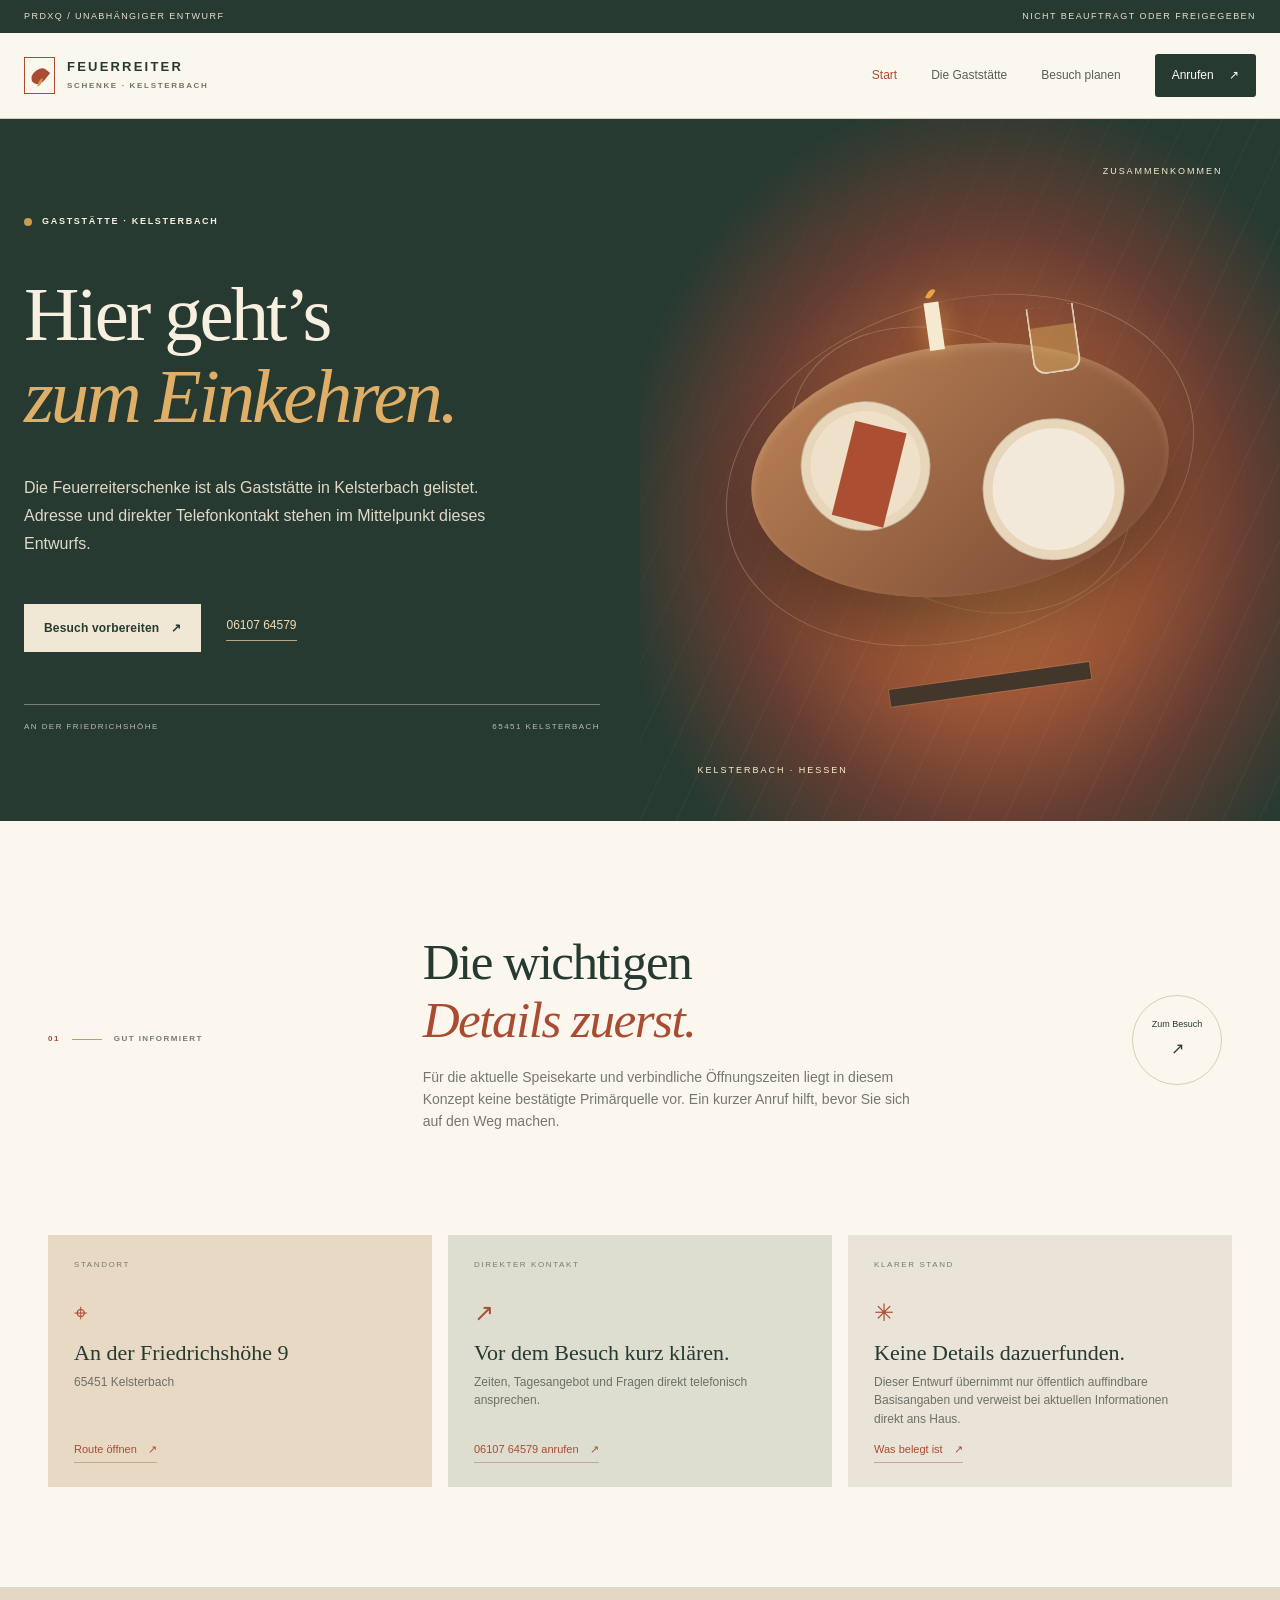
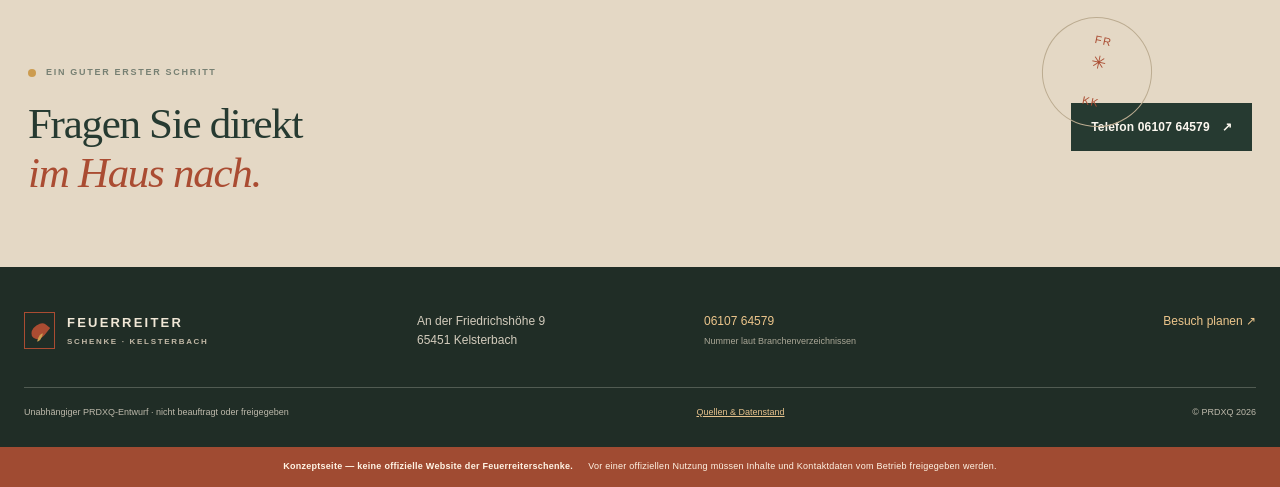
<file: index.html>
<!doctype html>
<html lang="de">
<head>
  <meta charset="utf-8">
  <meta name="viewport" content="width=device-width, initial-scale=1">
  <meta name="theme-color" content="#f1e7d5">
  <meta name="robots" content="noindex, nofollow">
  <meta name="description" content="Unabhängiger PRDXQ-Websiteentwurf für die Feuerreiterschenke, eine Gaststätte in Kelsterbach.">
  <title>Feuerreiterschenke · Kelsterbach | PRDXQ Konzept</title>
  <link rel="icon" href="favicon.svg" type="image/svg+xml">
  <link rel="stylesheet" href="styles.css">
  <script src="script.js" defer></script>
</head>
<body>
  <div class="concept-bar"><span>PRDXQ / UNABHÄNGIGER ENTWURF</span><span>Nicht beauftragt oder freigegeben</span></div>
  <header class="site-header">
    <a class="brand" href="index.html" aria-label="Feuerreiterschenke Konzept Startseite"><span class="brand-mark" aria-hidden="true"><i></i><b></b></span><span>FEUERREITER<span class="brand-small">SCHENKE · KELSTERBACH</span></span></a>
    <button class="menu-toggle" type="button" aria-expanded="false" aria-controls="primary-nav" aria-label="Menü öffnen"><span></span><span></span></button>
    <nav class="primary-nav" id="primary-nav" aria-label="Hauptnavigation">
      <a class="active" href="index.html">Start</a>
      <a href="gaststaette.html">Die Gaststätte</a>
      <a href="besuch.html">Besuch planen</a>
      <a class="nav-call" href="tel:+49610764579">Anrufen <span aria-hidden="true">↗</span></a>
    </nav>
  </header>
  <main>
    <section class="hero">
      <div class="hero-copy">
        <p class="eyebrow"><span class="eyebrow-dot"></span> GASTSTÄTTE · KELSTERBACH</p>
        <h1>Hier geht’s<br><em>zum Einkehren.</em></h1>
        <p class="hero-lead">Die Feuerreiterschenke ist als Gaststätte in Kelsterbach gelistet. Adresse und direkter Telefonkontakt stehen im Mittelpunkt dieses Entwurfs.</p>
        <div class="hero-actions"><a class="button button-light" href="besuch.html">Besuch vorbereiten <span aria-hidden="true">↗</span></a><a class="text-link" href="tel:+49610764579">06107 64579</a></div>
        <div class="hero-foot"><span>AN DER FRIEDRICHSHÖHE</span><span>65451 KELSTERBACH</span></div>
      </div>
      <div class="hero-art" aria-label="Abstrakte Illustration eines gedeckten Tisches" role="img">
        <div class="art-ring ring-one"></div><div class="art-ring ring-two"></div>
        <div class="table-top"><span class="plate plate-back"></span><span class="plate plate-front"></span><span class="napkin"></span><span class="glass"></span><span class="candle"><i></i></span></div>
        <span class="art-label label-top">ZUSAMMENKOMMEN</span><span class="art-label label-bottom">KELSTERBACH · HESSEN</span>
      </div>
    </section>

    <section class="intro-grid section-wrap">
      <div class="section-kicker"><span>01</span><i></i><span>GUT INFORMIERT</span></div>
      <div class="intro-text"><h2>Die wichtigen<br><em>Details zuerst.</em></h2><p>Für die aktuelle Speisekarte und verbindliche Öffnungszeiten liegt in diesem Konzept keine bestätigte Primärquelle vor. Ein kurzer Anruf hilft, bevor Sie sich auf den Weg machen.</p></div>
      <a class="round-link" href="besuch.html" aria-label="Informationen zum Besuch öffnen"><span>Zum Besuch</span><b aria-hidden="true">↗</b></a>
    </section>

    <section class="quick-facts section-wrap" aria-label="Kontakt auf einen Blick">
      <article class="fact-card fact-address"><span class="card-index">STANDORT</span><div class="mini-pin" aria-hidden="true">⌖</div><h3>An der Friedrichshöhe 9</h3><p>65451 Kelsterbach</p><a href="https://www.google.com/maps/search/?api=1&query=An+der+Friedrichsh%C3%B6he+9%2C+65451+Kelsterbach" target="_blank" rel="noopener">Route öffnen <span aria-hidden="true">↗</span></a></article>
      <article class="fact-card fact-phone"><span class="card-index">DIREKTER KONTAKT</span><div class="phone-mark" aria-hidden="true">↗</div><h3>Vor dem Besuch kurz klären.</h3><p>Zeiten, Tagesangebot und Fragen direkt telefonisch ansprechen.</p><a href="tel:+49610764579">06107 64579 anrufen <span aria-hidden="true">↗</span></a></article>
      <article class="fact-card fact-note"><span class="card-index">KLARER STAND</span><div class="note-mark" aria-hidden="true">✳</div><h3>Keine Details dazuerfunden.</h3><p>Dieser Entwurf übernimmt nur öffentlich auffindbare Basisangaben und verweist bei aktuellen Informationen direkt ans Haus.</p><a href="gaststaette.html">Was belegt ist <span aria-hidden="true">↗</span></a></article>
    </section>

    <section class="closing-band"><div><p class="eyebrow eyebrow-dark"><span class="eyebrow-dot"></span> EIN GUTER ERSTER SCHRITT</p><h2>Fragen Sie direkt<br><em>im Haus nach.</em></h2></div><a class="button button-dark" href="tel:+49610764579">Telefon 06107 64579 <span aria-hidden="true">↗</span></a><span class="closing-stamp" aria-hidden="true">FR<br><b>✳</b><br>KK</span></section>
  </main>
  <footer class="site-footer"><div class="footer-main"><a class="brand brand-footer" href="index.html"><span class="brand-mark" aria-hidden="true"><i></i><b></b></span><span>FEUERREITER<span class="brand-small">SCHENKE · KELSTERBACH</span></span></a><p>An der Friedrichshöhe 9<br>65451 Kelsterbach</p><p><a href="tel:+49610764579">06107 64579</a><br><span>Nummer laut Branchenverzeichnissen</span></p><a class="footer-route" href="besuch.html">Besuch planen <span aria-hidden="true">↗</span></a></div><div class="footer-bottom"><span>Unabhängiger PRDXQ-Entwurf · nicht beauftragt oder freigegeben</span><a href="gaststaette.html#quellen">Quellen & Datenstand</a><span>© PRDXQ 2026</span></div></footer>
  <aside class="concept-note"><strong>Konzeptseite — keine offizielle Website der Feuerreiterschenke.</strong><span>Vor einer offiziellen Nutzung müssen Inhalte und Kontaktdaten vom Betrieb freigegeben werden.</span></aside>
</body>
</html>
</file>
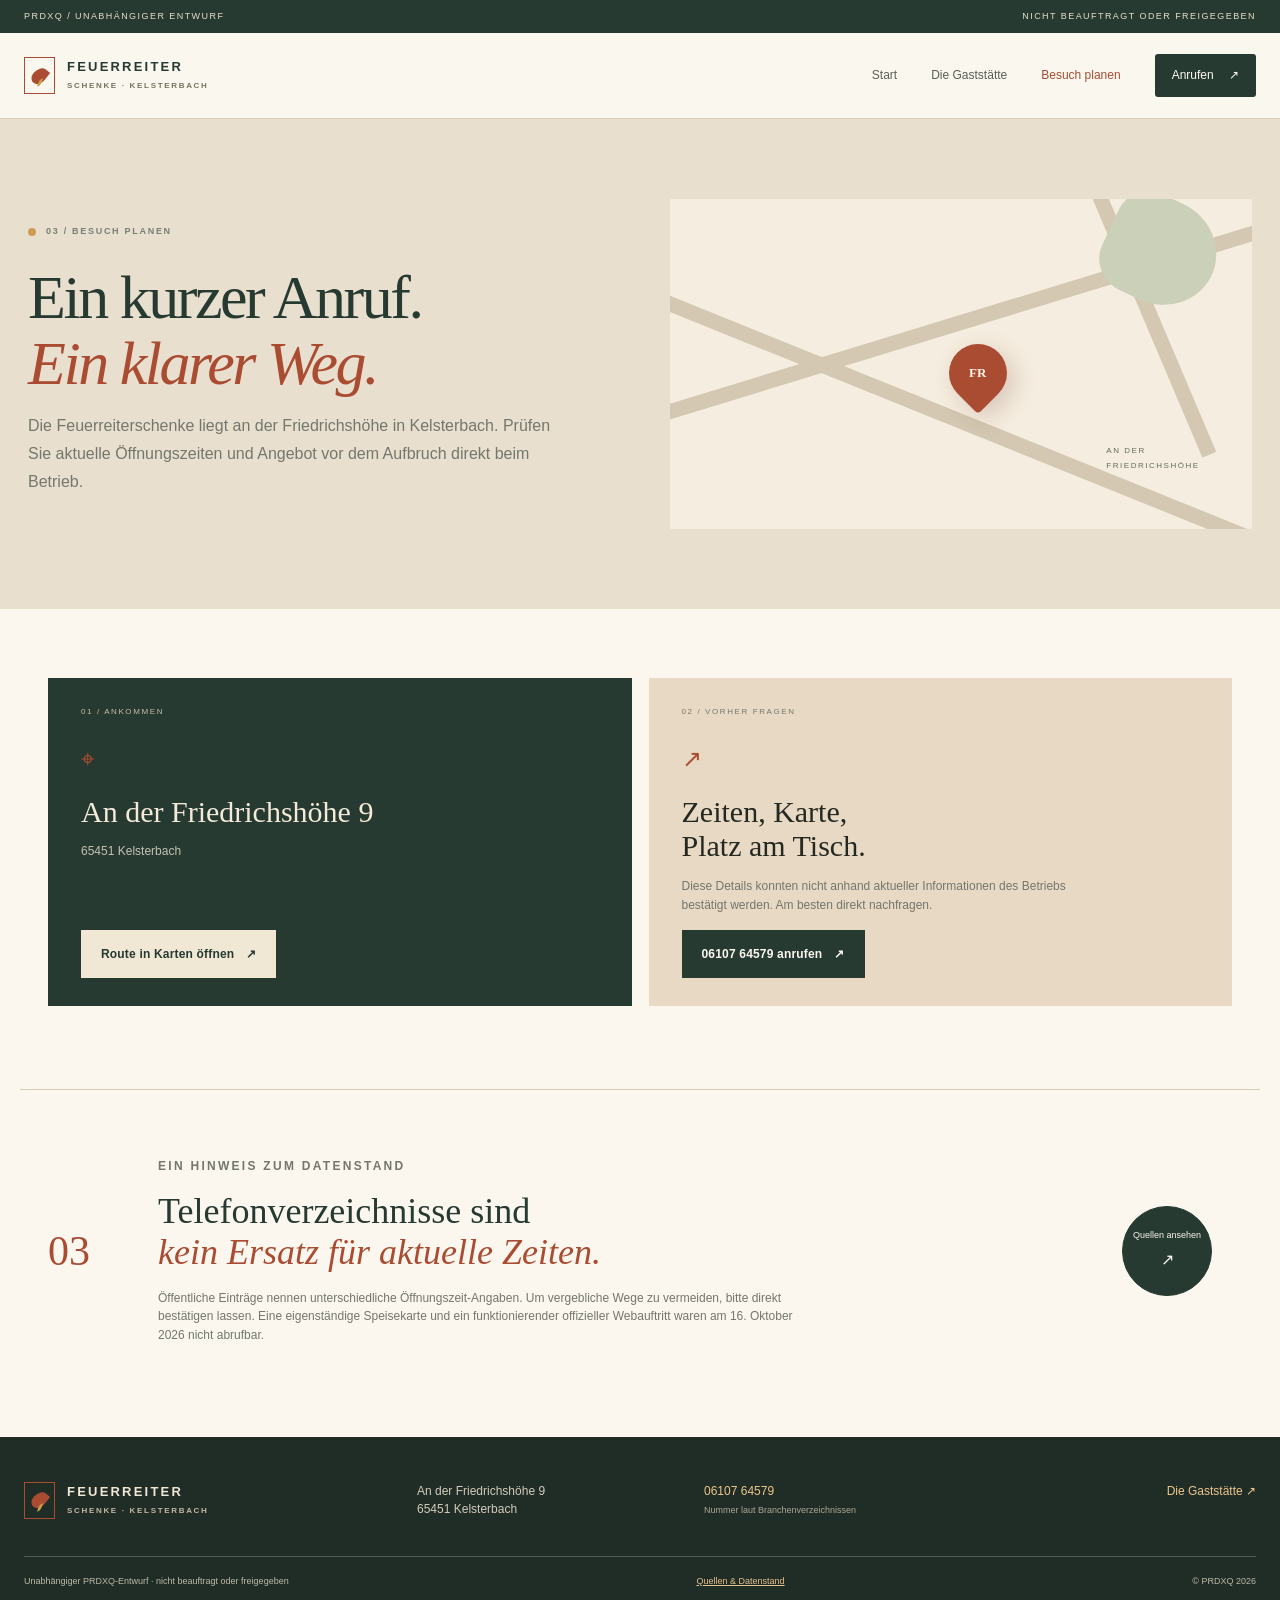
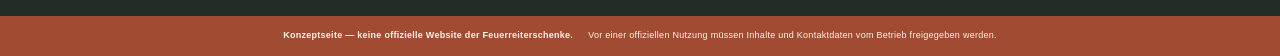
<file: besuch.html>
<!doctype html>
<html lang="de">
<head><meta charset="utf-8"><meta name="viewport" content="width=device-width, initial-scale=1"><meta name="theme-color" content="#f1e7d5"><meta name="robots" content="noindex, nofollow"><meta name="description" content="Adresse, Telefon und Anfahrt zur Feuerreiterschenke in Kelsterbach. Unabhängiger PRDXQ-Entwurf."><title>Besuch planen | Feuerreiterschenke · PRDXQ Konzept</title><link rel="icon" href="favicon.svg" type="image/svg+xml"><link rel="stylesheet" href="styles.css"><script src="script.js" defer></script></head>
<body>
  <div class="concept-bar"><span>PRDXQ / UNABHÄNGIGER ENTWURF</span><span>Nicht beauftragt oder freigegeben</span></div>
  <header class="site-header"><a class="brand" href="index.html" aria-label="Feuerreiterschenke Konzept Startseite"><span class="brand-mark" aria-hidden="true"><i></i><b></b></span><span>FEUERREITER<span class="brand-small">SCHENKE · KELSTERBACH</span></span></a><button class="menu-toggle" type="button" aria-expanded="false" aria-controls="primary-nav" aria-label="Menü öffnen"><span></span><span></span></button><nav class="primary-nav" id="primary-nav" aria-label="Hauptnavigation"><a href="index.html">Start</a><a href="gaststaette.html">Die Gaststätte</a><a class="active" href="besuch.html">Besuch planen</a><a class="nav-call" href="tel:+49610764579">Anrufen <span aria-hidden="true">↗</span></a></nav></header>
  <main>
    <section class="visit-hero"><div><p class="eyebrow eyebrow-dark"><span class="eyebrow-dot"></span> 03 / BESUCH PLANEN</p><h1>Ein kurzer Anruf.<br><em>Ein klarer Weg.</em></h1><p class="hero-lead">Die Feuerreiterschenke liegt an der Friedrichshöhe in Kelsterbach. Prüfen Sie aktuelle Öffnungszeiten und Angebot vor dem Aufbruch direkt beim Betrieb.</p></div><div class="visit-graphic" aria-hidden="true"><div class="map-street street-one"></div><div class="map-street street-two"></div><div class="map-street street-three"></div><div class="map-park"></div><div class="map-pin"><span>FR</span></div><div class="map-caption">AN DER<br>FRIEDRICHSHÖHE</div></div></section>
    <section class="visit-grid section-wrap"><article class="visit-card visit-card-address"><span class="card-index">01 / ANKOMMEN</span><div class="mini-pin" aria-hidden="true">⌖</div><h2>An der Friedrichshöhe 9</h2><p>65451 Kelsterbach</p><a class="button button-light" href="https://www.google.com/maps/search/?api=1&query=An+der+Friedrichsh%C3%B6he+9%2C+65451+Kelsterbach" target="_blank" rel="noopener">Route in Karten öffnen <span aria-hidden="true">↗</span></a></article><article class="visit-card visit-card-phone"><span class="card-index">02 / VORHER FRAGEN</span><div class="phone-mark" aria-hidden="true">↗</div><h2>Zeiten, Karte,<br>Platz am Tisch.</h2><p>Diese Details konnten nicht anhand aktueller Informationen des Betriebs bestätigt werden. Am besten direkt nachfragen.</p><a class="button button-dark" href="tel:+49610764579">06107 64579 anrufen <span aria-hidden="true">↗</span></a></article></section>
    <section class="route-note section-wrap"><span class="route-number">03</span><div><p class="eyebrow eyebrow-dark">EIN HINWEIS ZUM DATENSTAND</p><h2>Telefonverzeichnisse sind<br><em>kein Ersatz für aktuelle Zeiten.</em></h2><p>Öffentliche Einträge nennen unterschiedliche Öffnungszeit-Angaben. Um vergebliche Wege zu vermeiden, bitte direkt bestätigen lassen. Eine eigenständige Speisekarte und ein funktionierender offizieller Webauftritt waren am 16. Oktober 2026 nicht abrufbar.</p></div><a class="round-link round-link-dark" href="gaststaette.html#quellen"><span>Quellen ansehen</span><b aria-hidden="true">↗</b></a></section>
  </main>
  <footer class="site-footer"><div class="footer-main"><a class="brand brand-footer" href="index.html"><span class="brand-mark" aria-hidden="true"><i></i><b></b></span><span>FEUERREITER<span class="brand-small">SCHENKE · KELSTERBACH</span></span></a><p>An der Friedrichshöhe 9<br>65451 Kelsterbach</p><p><a href="tel:+49610764579">06107 64579</a><br><span>Nummer laut Branchenverzeichnissen</span></p><a class="footer-route" href="gaststaette.html">Die Gaststätte <span aria-hidden="true">↗</span></a></div><div class="footer-bottom"><span>Unabhängiger PRDXQ-Entwurf · nicht beauftragt oder freigegeben</span><a href="gaststaette.html#quellen">Quellen & Datenstand</a><span>© PRDXQ 2026</span></div></footer><aside class="concept-note"><strong>Konzeptseite — keine offizielle Website der Feuerreiterschenke.</strong><span>Vor einer offiziellen Nutzung müssen Inhalte und Kontaktdaten vom Betrieb freigegeben werden.</span></aside>
</body></html>
</file>
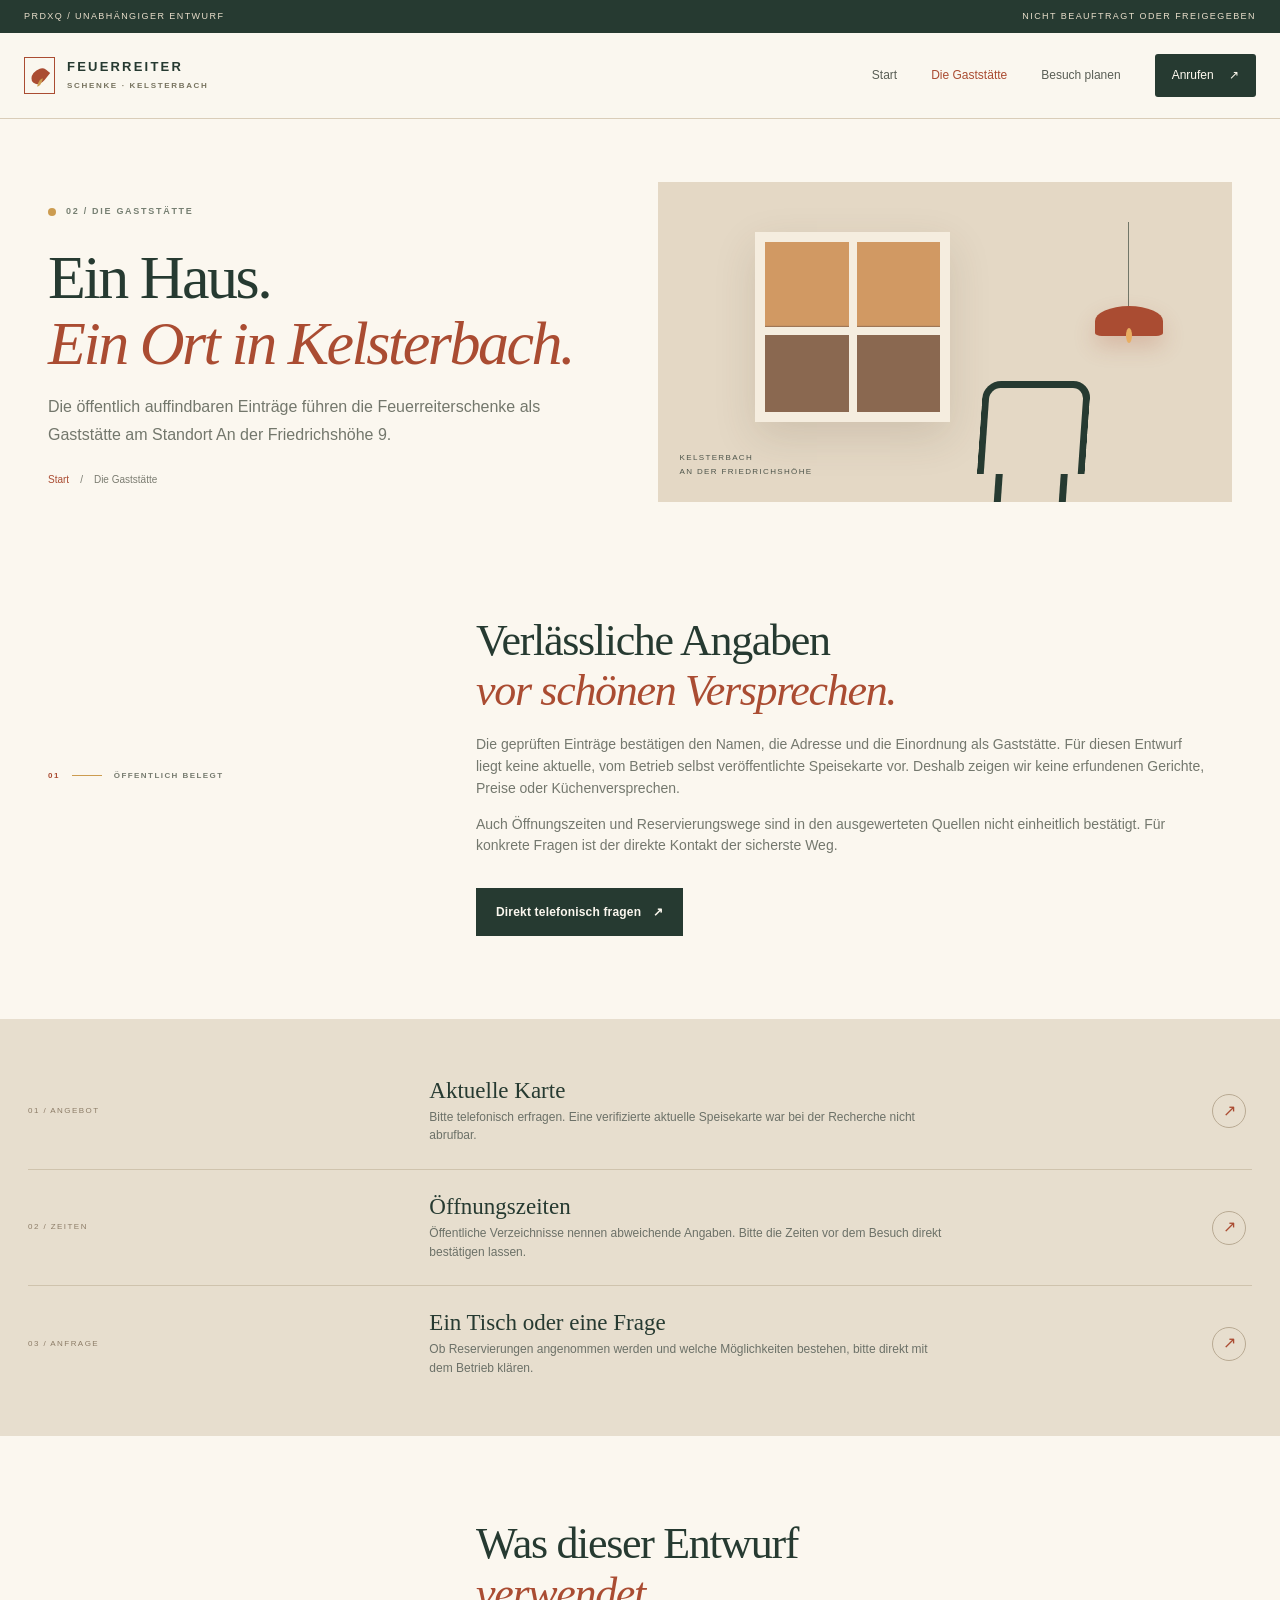
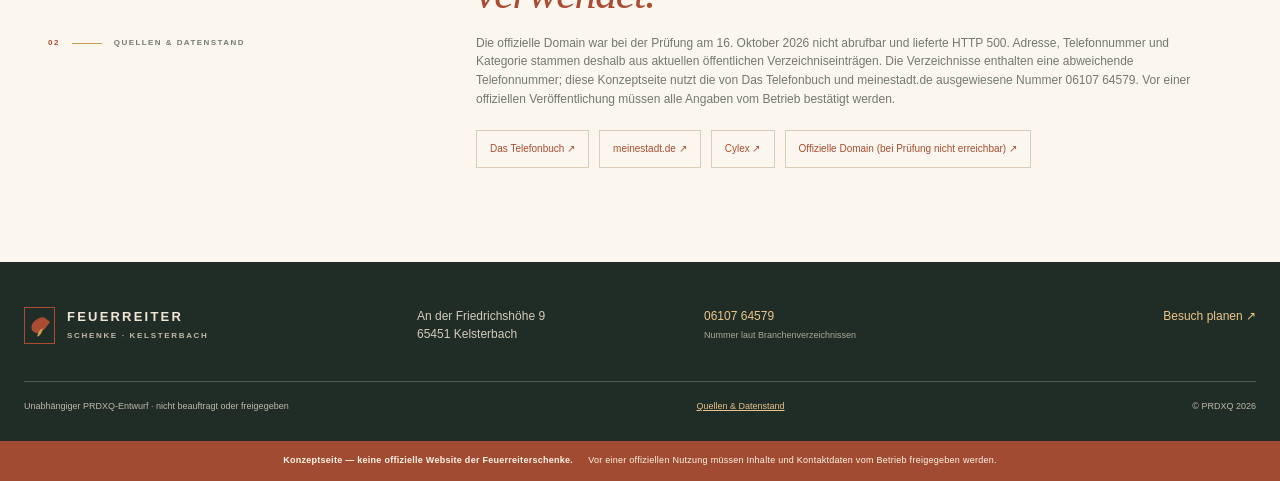
<file: gaststaette.html>
<!doctype html>
<html lang="de">
<head>
  <meta charset="utf-8"><meta name="viewport" content="width=device-width, initial-scale=1"><meta name="theme-color" content="#f1e7d5"><meta name="robots" content="noindex, nofollow">
  <meta name="description" content="Öffentlich belegte Basisinformationen zur Feuerreiterschenke in Kelsterbach. Unabhängiger PRDXQ-Entwurf.">
  <title>Die Gaststätte | Feuerreiterschenke · PRDXQ Konzept</title><link rel="icon" href="favicon.svg" type="image/svg+xml"><link rel="stylesheet" href="styles.css"><script src="script.js" defer></script>
</head>
<body>
  <div class="concept-bar"><span>PRDXQ / UNABHÄNGIGER ENTWURF</span><span>Nicht beauftragt oder freigegeben</span></div>
  <header class="site-header"><a class="brand" href="index.html" aria-label="Feuerreiterschenke Konzept Startseite"><span class="brand-mark" aria-hidden="true"><i></i><b></b></span><span>FEUERREITER<span class="brand-small">SCHENKE · KELSTERBACH</span></span></a><button class="menu-toggle" type="button" aria-expanded="false" aria-controls="primary-nav" aria-label="Menü öffnen"><span></span><span></span></button><nav class="primary-nav" id="primary-nav" aria-label="Hauptnavigation"><a href="index.html">Start</a><a class="active" href="gaststaette.html">Die Gaststätte</a><a href="besuch.html">Besuch planen</a><a class="nav-call" href="tel:+49610764579">Anrufen <span aria-hidden="true">↗</span></a></nav></header>
  <main>
    <section class="subhero"><div class="subhero-copy"><p class="eyebrow eyebrow-dark"><span class="eyebrow-dot"></span> 02 / DIE GASTSTÄTTE</p><h1>Ein Haus.<br><em>Ein Ort in Kelsterbach.</em></h1><p class="hero-lead">Die öffentlich auffindbaren Einträge führen die Feuerreiterschenke als Gaststätte am Standort An der Friedrichshöhe 9.</p><div class="breadcrumb"><a href="index.html">Start</a><span>/</span><span>Die Gaststätte</span></div></div><div class="subhero-art" aria-hidden="true"><div class="window-shape"><span></span><i></i></div><div class="lamp-shape"><b></b></div><div class="chair-shape"></div><span class="subhero-label">KELSTERBACH<br>AN DER FRIEDRICHSHÖHE</span></div></section>
    <section class="house-story section-wrap"><div class="section-kicker"><span>01</span><i></i><span>ÖFFENTLICH BELEGT</span></div><div class="house-copy"><h2>Verlässliche Angaben<br><em>vor schönen Versprechen.</em></h2><p>Die geprüften Einträge bestätigen den Namen, die Adresse und die Einordnung als Gaststätte. Für diesen Entwurf liegt keine aktuelle, vom Betrieb selbst veröffentlichte Speisekarte vor. Deshalb zeigen wir keine erfundenen Gerichte, Preise oder Küchenversprechen.</p><p>Auch Öffnungszeiten und Reservierungswege sind in den ausgewerteten Quellen nicht einheitlich bestätigt. Für konkrete Fragen ist der direkte Kontakt der sicherste Weg.</p><a class="button button-dark" href="tel:+49610764579">Direkt telefonisch fragen <span aria-hidden="true">↗</span></a></div></section>
    <section class="info-rows"><div class="info-row"><span>01 / ANGEBOT</span><div><h3>Aktuelle Karte</h3><p>Bitte telefonisch erfragen. Eine verifizierte aktuelle Speisekarte war bei der Recherche nicht abrufbar.</p></div><a href="tel:+49610764579" aria-label="Zum Telefonanruf">↗</a></div><div class="info-row"><span>02 / ZEITEN</span><div><h3>Öffnungszeiten</h3><p>Öffentliche Verzeichnisse nennen abweichende Angaben. Bitte die Zeiten vor dem Besuch direkt bestätigen lassen.</p></div><a href="tel:+49610764579" aria-label="Zum Telefonanruf">↗</a></div><div class="info-row"><span>03 / ANFRAGE</span><div><h3>Ein Tisch oder eine Frage</h3><p>Ob Reservierungen angenommen werden und welche Möglichkeiten bestehen, bitte direkt mit dem Betrieb klären.</p></div><a href="tel:+49610764579" aria-label="Zum Telefonanruf">↗</a></div></section>
    <section class="sources-block section-wrap" id="quellen"><div class="section-kicker"><span>02</span><i></i><span>QUELLEN & DATENSTAND</span></div><div class="sources-copy"><h2>Was dieser Entwurf<br><em>verwendet.</em></h2><p>Die offizielle Domain war bei der Prüfung am 16. Oktober 2026 nicht abrufbar und lieferte HTTP 500. Adresse, Telefonnummer und Kategorie stammen deshalb aus aktuellen öffentlichen Verzeichniseinträgen. Die Verzeichnisse enthalten eine abweichende Telefonnummer; diese Konzeptseite nutzt die von Das Telefonbuch und meinestadt.de ausgewiesene Nummer 06107 64579. Vor einer offiziellen Veröffentlichung müssen alle Angaben vom Betrieb bestätigt werden.</p><div class="source-links"><a href="https://adresse.dastelefonbuch.de/Kelsterbach/3-Restaurants-sonstige-Feuerreiterschenke-Kelsterbach-An-der-Friedrichsh%C3%B6he.html" target="_blank" rel="noopener">Das Telefonbuch ↗</a><a href="https://www.meinestadt.de/kelsterbach/stadtplan/strasse/kurze%2Bstr." target="_blank" rel="noopener">meinestadt.de ↗</a><a href="https://web2.cylex.de/firma-home/feuerreiterschaenke-gaststaette-3297510.html" target="_blank" rel="noopener">Cylex ↗</a><a href="https://www.feuerreiterschenke-kelsterbach.de/kontakt/" target="_blank" rel="noopener">Offizielle Domain (bei Prüfung nicht erreichbar) ↗</a></div></div></section>
  </main>
  <footer class="site-footer"><div class="footer-main"><a class="brand brand-footer" href="index.html"><span class="brand-mark" aria-hidden="true"><i></i><b></b></span><span>FEUERREITER<span class="brand-small">SCHENKE · KELSTERBACH</span></span></a><p>An der Friedrichshöhe 9<br>65451 Kelsterbach</p><p><a href="tel:+49610764579">06107 64579</a><br><span>Nummer laut Branchenverzeichnissen</span></p><a class="footer-route" href="besuch.html">Besuch planen <span aria-hidden="true">↗</span></a></div><div class="footer-bottom"><span>Unabhängiger PRDXQ-Entwurf · nicht beauftragt oder freigegeben</span><a href="#quellen">Quellen & Datenstand</a><span>© PRDXQ 2026</span></div></footer><aside class="concept-note"><strong>Konzeptseite — keine offizielle Website der Feuerreiterschenke.</strong><span>Vor einer offiziellen Nutzung müssen Inhalte und Kontaktdaten vom Betrieb freigegeben werden.</span></aside>
</body></html>
</file>
<file: styles.css>
:root{--paper:#f1e7d5;--cream:#fbf7ef;--ink:#232820;--muted:#697065;--green:#263a31;--green2:#3e5144;--red:#aa4c32;--gold:#cc9c50;--line:#d9cdb9;--serif:'Playfair Display',Georgia,serif;--sans:'DM Sans',Arial,sans-serif;--max:1240px}*{box-sizing:border-box}html{scroll-behavior:smooth}body{margin:0;background:var(--cream);color:var(--ink);font-family:var(--sans);font-size:16px;line-height:1.55}a{color:inherit}a:focus-visible,button:focus-visible{outline:3px solid var(--red);outline-offset:4px}.concept-bar{height:33px;background:var(--green);color:#e7ddca;display:flex;align-items:center;justify-content:space-between;padding:0 max(24px,calc((100vw - var(--max))/2));font-size:9px;letter-spacing:.16em;text-transform:uppercase}.site-header{height:86px;padding:0 max(24px,calc((100vw - var(--max))/2));display:flex;align-items:center;justify-content:space-between;border-bottom:1px solid var(--line);background:rgba(251,247,239,.88);position:relative;z-index:5}.brand{text-decoration:none;display:flex;align-items:center;gap:12px;color:var(--green);font-size:13px;font-weight:700;letter-spacing:.17em;line-height:1.15}.brand-small{display:block;font-size:8px;letter-spacing:.21em;margin-top:6px;color:#77735f}.brand-mark{width:31px;height:37px;border:1px solid var(--red);display:grid;place-items:center;position:relative}.brand-mark i{width:13px;height:18px;border-radius:75% 0 65% 55%;background:var(--red);transform:rotate(38deg);display:block}.brand-mark b{width:4px;height:9px;position:absolute;bottom:6px;background:var(--gold);border-radius:100% 0 100% 0;transform:rotate(12deg)}.primary-nav{display:flex;align-items:center;gap:34px}.primary-nav a{text-decoration:none;color:#595e55;font-size:12px;transition:color .2s}.primary-nav a:hover,.primary-nav .active{color:var(--red)}.primary-nav .nav-call{padding:12px 17px;background:var(--green);color:#fffaf0;border-radius:3px}.nav-call span,.button span,.text-link span{margin-left:12px}.menu-toggle{display:none;border:0;background:transparent;padding:12px}.hero{min-height:600px;background:var(--green);color:#f7efdf;display:grid;grid-template-columns:1fr 1fr;overflow:hidden;position:relative}.hero-copy{padding:87px max(24px,calc((100vw - var(--max))/2));padding-right:40px;display:flex;flex-direction:column;align-items:flex-start;position:relative;z-index:1}.eyebrow{font-size:9px;letter-spacing:.19em;font-weight:700;text-transform:uppercase;display:flex;align-items:center;gap:10px}.eyebrow-dot{display:inline-block;width:8px;height:8px;border-radius:50%;background:var(--gold)}.hero h1,.subhero h1,.visit-hero h1{font:500 clamp(48px,6vw,80px)/1.07 var(--serif);letter-spacing:-.04em;margin:36px 0 20px}.hero h1 em,.subhero h1 em,.visit-hero h1 em,.intro-text h2 em,.house-copy h2 em,.sources-copy h2 em,.closing-band h2 em,.route-note h2 em{color:#dfaf68;font-weight:500}.hero-lead{max-width:480px;font-size:16px;line-height:1.75;color:#e0d9c8}.hero-actions{display:flex;align-items:center;gap:25px;margin:30px 0 52px}.button{min-height:48px;padding:0 20px;display:inline-flex;align-items:center;justify-content:center;text-decoration:none;font-size:12px;font-weight:700;letter-spacing:.015em;transition:transform .2s,background .2s}.button:hover{transform:translateY(-2px)}.button-light{background:var(--paper);color:var(--green)}.button-dark{background:var(--green);color:var(--cream)}.text-link{color:#f2dcb5;font-size:12px;text-decoration:none;border-bottom:1px solid #b9a77e;padding-bottom:5px}.hero-foot{margin-top:auto;width:100%;display:flex;justify-content:space-between;border-top:1px solid #788075;padding-top:16px;color:#c0bba9;font-size:8px;letter-spacing:.18em}.hero-art{min-height:600px;position:relative;background:radial-gradient(ellipse at 55% 58%,#d38144 0,#9b5536 31%,#643d32 52%,#263a31 76%);display:grid;place-items:center;overflow:hidden}.hero-art:before{content:'';position:absolute;inset:0;background:repeating-linear-gradient(115deg,transparent 0 31px,rgba(255,241,210,.035) 32px 33px);mask-image:linear-gradient(135deg,transparent 4%,#000 55%)}.art-ring{position:absolute;border:1px solid rgba(248,221,171,.28);border-radius:50%;aspect-ratio:1}.ring-one{width:min(80%,480px);transform:rotate(-18deg) scaleY(.7)}.ring-two{width:min(60%,360px);transform:rotate(28deg) scaleY(.73)}.table-top{width:min(72%,420px);height:250px;border-radius:50%;background:linear-gradient(145deg,#bd8457,#774732);box-shadow:0 35px 65px rgba(18,25,20,.42),inset 0 4px 10px rgba(255,227,185,.2);position:relative;transform:rotate(-8deg)}.table-top:after{content:'';position:absolute;width:48%;height:17px;background:#43362b;bottom:-100px;left:26%;box-shadow:0 0 0 1px rgba(240,206,160,.16)}.plate{position:absolute;border-radius:50%;background:#efe1c9;border:1px solid rgba(99,68,48,.35);box-shadow:inset 0 0 0 9px #e7d6ba}.plate-back{width:130px;height:130px;top:43px;left:52px}.plate-front{width:142px;height:142px;right:49px;bottom:22px;background:#f3e9da}.napkin{position:absolute;width:53px;height:97px;background:#ac4e32;transform:rotate(22deg);left:93px;top:68px;z-index:1}.glass{position:absolute;width:48px;height:67px;border:2px solid rgba(243,231,210,.8);border-top:0;right:75px;top:-25px;border-radius:0 0 13px 13px;background:linear-gradient(180deg,transparent 30%,rgba(209,164,91,.5) 31%)}.candle{position:absolute;width:15px;height:48px;background:#f5e9cf;left:197px;top:-45px;box-shadow:0 0 25px rgba(246,177,84,.55)}.candle i{position:absolute;top:-14px;left:5px;width:6px;height:11px;background:#e8a349;border-radius:70% 0 70% 0;transform:rotate(35deg)}.art-label{position:absolute;color:#faedcf;font-size:9px;letter-spacing:.22em}.label-top{top:46px;right:9%}.label-bottom{bottom:43px;left:9%}.section-wrap{max-width:var(--max);margin:0 auto;padding-left:28px;padding-right:28px}.intro-grid{padding-top:112px;padding-bottom:89px;display:grid;grid-template-columns:1fr 2fr 100px;gap:40px;align-items:center}.section-kicker{font-size:8px;font-weight:700;letter-spacing:.18em;color:#777c70;display:flex;align-items:center;gap:12px}.section-kicker span:first-child{color:var(--red)}.section-kicker i{display:block;width:30px;border-top:1px solid var(--gold)}.intro-text h2,.house-copy h2,.sources-copy h2,.closing-band h2{font:500 clamp(36px,4vw,53px)/1.13 var(--serif);letter-spacing:-.03em;margin:0 0 19px;color:var(--green)}.intro-text h2 em,.house-copy h2 em,.sources-copy h2 em,.closing-band h2 em,.route-note h2 em{color:var(--red)}.intro-text p{color:#74786e;max-width:510px;font-size:14px}.round-link{width:90px;height:90px;border:1px solid var(--line);border-radius:50%;display:flex;flex-direction:column;align-items:center;justify-content:center;text-decoration:none;font-size:9px;color:var(--green);transition:background .2s,color .2s}.round-link:hover{background:var(--green);color:var(--cream)}.round-link b{font-size:16px;font-weight:400;margin-top:5px}.quick-facts{display:grid;grid-template-columns:repeat(3,1fr);gap:16px;padding-bottom:100px}.fact-card{min-height:252px;padding:24px 26px;position:relative;display:flex;flex-direction:column;align-items:flex-start}.fact-address{background:#e8d9c4}.fact-phone{background:#deded0}.fact-note{background:#e9e3d8}.card-index{font-size:8px;letter-spacing:.2em;color:#797a6d}.mini-pin,.phone-mark,.note-mark{color:var(--red);font-size:24px;margin:22px 0 8px}.fact-card h3{font:500 22px/1.25 var(--serif);color:var(--green);margin:0 0 6px}.fact-card p{color:#6d7067;font-size:12px;margin:0 0 13px;max-width:300px}.fact-card a{margin-top:auto;color:var(--red);font-size:11px;text-decoration:none;border-bottom:1px solid #caa78c;padding-bottom:4px}.fact-card a span{margin-left:8px}.closing-band{background:#e4d8c5;min-height:280px;padding:58px max(28px,calc((100vw - var(--max))/2));display:flex;align-items:center;justify-content:space-between;position:relative;overflow:hidden}.closing-band h2{font-size:43px;margin:20px 0 0}.closing-band h2 em{color:var(--red)}.closing-stamp{position:absolute;right:10%;top:30px;border:1px solid #bcac91;border-radius:50%;width:110px;height:110px;display:flex;align-items:center;justify-content:center;flex-direction:column;transform:rotate(12deg);font-size:11px;letter-spacing:.12em;color:var(--red)}.closing-stamp b{font-size:18px;font-weight:400}.site-footer{background:#202d26;color:#ede4d3;padding:45px max(24px,calc((100vw - var(--max))/2)) 27px}.footer-main{display:grid;grid-template-columns:1.4fr 1fr 1fr 1fr;gap:22px;align-items:start;padding-bottom:37px}.brand-footer{color:#f0e7d6}.brand-footer .brand-small{color:#c2b9a7}.footer-main p{font-size:12px;color:#d2cbbc;margin:0}.footer-main p span{font-size:9px;color:#aaa797}.footer-main a:not(.brand){color:#edc68c;text-decoration:none;font-size:12px}.footer-route{justify-self:end}.footer-bottom{border-top:1px solid #515b52;padding-top:18px;display:flex;justify-content:space-between;gap:15px;color:#bdb9ab;font-size:9px}.footer-bottom a{color:#e6c28d}.concept-note{min-height:40px;background:#a04b32;color:#fff5e6;display:flex;gap:15px;justify-content:center;align-items:center;padding:8px 16px;text-align:center;font-size:9px;letter-spacing:.03em}.subhero{max-width:var(--max);min-height:435px;margin:0 auto;padding:55px 28px 45px;display:grid;grid-template-columns:1fr 1fr;align-items:center;gap:35px}.eyebrow-dark{color:#778073}.subhero h1{color:var(--green);font-size:62px;margin:25px 0 15px}.subhero h1 em,.visit-hero h1 em{color:var(--red)}.subhero .hero-lead,.visit-hero .hero-lead{color:#73776c;max-width:530px}.breadcrumb{display:flex;gap:11px;margin-top:23px;font-size:10px;color:#7c7d72}.breadcrumb a{text-decoration:none;color:var(--red)}.subhero-art{height:320px;position:relative;overflow:hidden;background:#e4d8c5}.window-shape{position:absolute;left:17%;top:50px;width:195px;height:190px;border:10px solid #f5eddf;background:linear-gradient(180deg,#d19963 0 49%,#8a6850 50%);box-shadow:0 15px 40px rgba(80,55,37,.14)}.window-shape span{position:absolute;width:8px;height:100%;left:calc(50% - 4px);background:#f5eddf}.window-shape i{position:absolute;height:8px;width:100%;top:50%;background:#f5eddf}.lamp-shape{position:absolute;right:18%;top:40px;height:112px;border-left:1px solid #717668}.lamp-shape:after{content:'';position:absolute;top:84px;left:-34px;width:68px;height:30px;background:var(--red);border-radius:50% 50% 10% 10%;box-shadow:0 10px 22px rgba(170,76,50,.23)}.lamp-shape b{position:absolute;top:106px;left:-3px;width:6px;height:15px;background:#e8ae61;border-radius:50%;z-index:1}.chair-shape{position:absolute;right:25%;bottom:28px;width:108px;height:93px;border:7px solid var(--green);border-bottom:0;border-radius:18px 18px 0 0;transform:skew(-4deg)}.chair-shape:after{content:'';position:absolute;width:7px;height:65px;background:var(--green);bottom:-65px;left:12px;box-shadow:65px 0 var(--green)}.subhero-label{position:absolute;bottom:22px;left:22px;font-size:8px;letter-spacing:.17em;color:#4e554b;line-height:1.8}.house-story{display:grid;grid-template-columns:1fr 2fr;gap:50px;padding-top:62px;padding-bottom:83px}.house-copy h2,.sources-copy h2{font-size:44px}.house-copy p,.sources-copy p{color:#74786e;font-size:14px;max-width:730px}.house-copy .button{margin-top:17px}.info-rows{background:#e7dece;padding:35px max(28px,calc((100vw - var(--max))/2))}.info-row{border-bottom:1px solid #cfc3ad;padding:24px 0;display:grid;grid-template-columns:1fr 2fr 40px;gap:20px;align-items:center}.info-row:last-child{border-bottom:0}.info-row>span{font-size:8px;letter-spacing:.18em;color:#8d7d68}.info-row h3{font:500 23px var(--serif);color:var(--green);margin:0}.info-row p{font-size:12px;color:#6c7168;max-width:520px;margin:4px 0 0}.info-row>a{width:34px;height:34px;border:1px solid #b9aa93;border-radius:50%;display:grid;place-items:center;text-decoration:none;color:var(--red)}.sources-block{padding-top:83px;padding-bottom:94px;display:grid;grid-template-columns:1fr 2fr;gap:50px}.sources-copy h2{margin-bottom:15px}.sources-copy p{font-size:12px}.source-links{display:flex;flex-wrap:wrap;gap:10px;margin-top:22px}.source-links a{padding:10px 13px;border:1px solid var(--line);font-size:10px;text-decoration:none;color:var(--red)}.visit-hero{background:#e9dfcf;min-height:490px;padding:68px max(28px,calc((100vw - var(--max))/2));display:grid;grid-template-columns:1fr 1fr;gap:60px;align-items:center}.visit-hero h1{color:var(--green);font-size:62px;margin:25px 0 15px}.visit-graphic{height:330px;position:relative;background:#f5eddf;overflow:hidden}.map-street{position:absolute;height:15px;background:#d4c8b2;transform-origin:center}.street-one{width:130%;top:35%;left:-15%;transform:rotate(-17deg)}.street-two{width:130%;top:65%;left:-15%;transform:rotate(22deg)}.street-three{width:90%;top:2%;left:30%;transform:rotate(67deg)}.map-park{position:absolute;right:6%;top:0;width:112px;height:105px;background:#cbd0b9;border-radius:38% 62% 61% 39%;transform:rotate(25deg)}.map-pin{position:absolute;top:44%;left:48%;width:58px;height:58px;border-radius:50% 50% 50% 4px;background:var(--red);transform:rotate(-45deg);display:grid;place-items:center;box-shadow:0 10px 23px rgba(100,47,30,.2)}.map-pin span{transform:rotate(45deg);color:#fff4e5;font:600 13px var(--serif)}.map-caption{position:absolute;right:9%;bottom:17%;font-size:8px;letter-spacing:.19em;line-height:1.8;color:#626c60}.visit-grid{padding-top:69px;padding-bottom:83px;display:grid;grid-template-columns:1fr 1fr;gap:17px}.visit-card{padding:28px 33px;min-height:310px;display:flex;align-items:flex-start;flex-direction:column}.visit-card-address{background:var(--green);color:#f4ead9}.visit-card-phone{background:#e8d9c4}.visit-card .card-index{color:#c8bda8}.visit-card-phone .card-index{color:#77786e}.visit-card h2{font:500 30px/1.16 var(--serif);margin:9px 0;color:inherit}.visit-card p{font-size:12px;max-width:400px;margin:4px 0 16px;color:#c5c0b3}.visit-card-phone p{color:#74766c}.visit-card .button{margin-top:auto}.route-note{padding-top:55px;padding-bottom:80px;display:grid;grid-template-columns:75px 2fr 110px;gap:35px;align-items:center;border-top:1px solid var(--line)}.route-number{font:500 42px var(--serif);color:var(--red)}.route-note h2{font:500 36px/1.15 var(--serif);color:var(--green);margin:15px 0}.route-note h2 em{color:var(--red)}.route-note p{font-size:12px;color:#73776d;max-width:650px}.round-link-dark{background:var(--green);color:var(--cream);border-color:var(--green)}.round-link-dark:hover{background:var(--red)}
@media(max-width:850px){.primary-nav{gap:19px}.hero{grid-template-columns:1fr 1fr;min-height:540px}.hero-copy{padding-top:65px}.hero-art{min-height:540px}.intro-grid{grid-template-columns:1fr 2fr 70px;gap:24px}.round-link{width:70px;height:70px}.footer-main{grid-template-columns:1.2fr 1fr;row-gap:28px}.footer-route{justify-self:start}.subhero h1,.visit-hero h1{font-size:52px}.house-story,.sources-block{gap:28px}.route-note{grid-template-columns:50px 1fr 90px;gap:20px}}
@media(max-width:620px){.concept-bar{height:auto;min-height:34px;padding:7px 13px;gap:9px;font-size:7px;letter-spacing:.1em}.site-header{height:72px;padding:0 18px}.brand{font-size:11px}.brand-mark{width:27px;height:32px}.menu-toggle{display:flex;width:42px;height:42px;flex-direction:column;align-items:center;justify-content:center;gap:6px}.menu-toggle span{width:19px;height:1px;background:var(--green);transition:transform .2s}.menu-toggle[aria-expanded=true] span:first-child{transform:translateY(3.5px) rotate(45deg)}.menu-toggle[aria-expanded=true] span:last-child{transform:translateY(-3.5px) rotate(-45deg)}.primary-nav{display:none;position:absolute;top:71px;left:0;right:0;background:var(--cream);padding:12px 20px 22px;box-shadow:0 18px 25px rgba(35,40,32,.12);flex-direction:column;align-items:stretch;gap:0}.primary-nav.is-open{display:flex}.primary-nav a{padding:14px 4px;border-bottom:1px solid var(--line);font-size:13px}.primary-nav .nav-call{margin-top:12px;padding:13px 16px;text-align:center;border:0}.hero{display:flex;flex-direction:column;min-height:0}.hero-copy{padding:56px 23px 25px;min-height:465px}.hero h1{font-size:56px;margin:29px 0 16px}.hero-lead{font-size:14px}.hero-actions{margin:24px 0 42px;gap:17px}.button{min-height:46px;padding:0 15px;font-size:11px}.hero-foot{font-size:7px}.hero-art{min-height:350px}.table-top{width:min(75%,355px);height:200px}.plate-back{width:108px;height:108px}.plate-front{width:116px;height:116px}.napkin{left:80px;top:57px;width:45px;height:76px}.glass{right:61px}.candle{left:165px}.label-top{top:23px}.label-bottom{bottom:24px}.section-wrap{padding-left:21px;padding-right:21px}.intro-grid{padding-top:67px;padding-bottom:49px;grid-template-columns:1fr auto;gap:20px}.intro-grid .section-kicker{grid-column:1/-1}.intro-text h2{font-size:39px}.intro-text p{font-size:12px}.round-link{width:68px;height:68px;font-size:8px}.quick-facts{grid-template-columns:1fr;padding-bottom:65px;gap:10px}.fact-card{min-height:205px;padding:22px}.fact-card h3{font-size:21px}.closing-band{padding:44px 22px 83px;align-items:flex-start;flex-direction:column;gap:23px;min-height:290px}.closing-band h2{font-size:38px}.closing-stamp{width:75px;height:75px;right:18px;top:22px;font-size:8px}.closing-stamp b{font-size:14px}.site-footer{padding:35px 22px 20px}.footer-main{grid-template-columns:1fr 1fr;gap:24px 14px}.footer-main .brand{grid-column:1/-1}.footer-main p{font-size:10px}.footer-main p span{font-size:8px}.footer-bottom{display:flex;flex-direction:column;gap:9px;font-size:8px}.concept-note{flex-direction:column;gap:3px;font-size:8px;padding:9px 13px}.subhero{padding:43px 21px 28px;grid-template-columns:1fr;gap:25px}.subhero h1,.visit-hero h1{font-size:46px}.subhero .hero-lead,.visit-hero .hero-lead{font-size:13px}.subhero-art{height:245px}.window-shape{width:158px;height:150px;left:12%;top:31px;border-width:8px}.chair-shape{right:18%;transform:scale(.82);transform-origin:bottom right}.house-story,.sources-block{padding-top:51px;padding-bottom:58px;grid-template-columns:1fr;gap:23px}.house-copy h2,.sources-copy h2{font-size:37px}.house-copy p,.sources-copy p{font-size:12px}.info-rows{padding:22px}.info-row{grid-template-columns:1fr 35px;gap:8px 15px;padding:20px 0}.info-row>span{grid-column:1/-1}.info-row h3{font-size:21px}.info-row p{font-size:11px}.info-row>a{grid-column:2;grid-row:2/4}.source-links{gap:7px}.source-links a{font-size:9px}.visit-hero{padding:49px 21px 27px;grid-template-columns:1fr;gap:28px}.visit-graphic{height:255px}.visit-grid{padding-top:38px;padding-bottom:57px;grid-template-columns:1fr;gap:10px}.visit-card{min-height:260px;padding:25px}.visit-card h2{font-size:27px}.route-note{grid-template-columns:36px 1fr;gap:15px;padding-top:43px;padding-bottom:56px}.route-number{font-size:32px}.route-note h2{font-size:29px}.route-note p{font-size:11px}.route-note .round-link{grid-column:2;justify-self:start}}
@media(prefers-reduced-motion:reduce){*,*::before,*::after{scroll-behavior:auto!important;transition:none!important;animation:none!important}}
</file>
